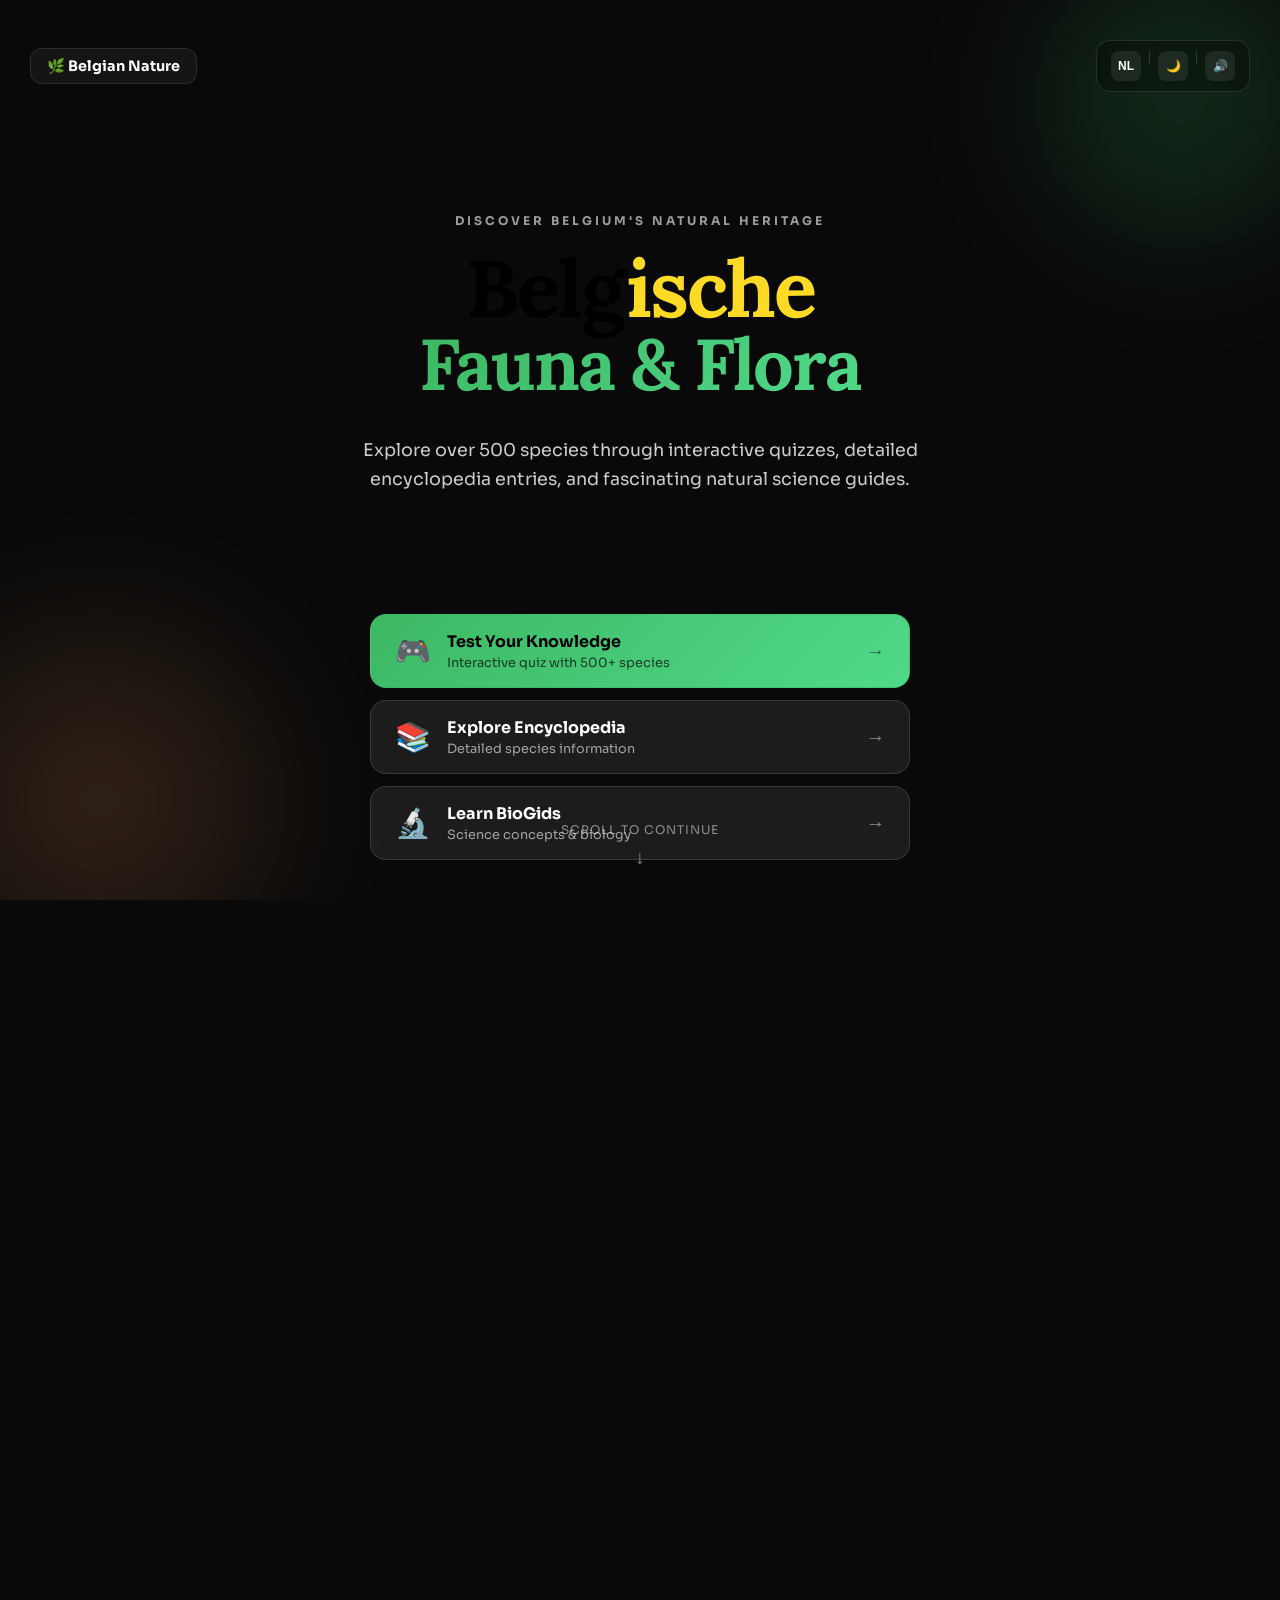
<file: design-proposal-v2.html>
<!DOCTYPE html>
<html lang="nl">
<head>
    <meta charset="UTF-8">
    <meta name="viewport" content="width=device-width, initial-scale=1.0">
    <title>Immersive Design Proposal - Fauna & Flora</title>
    <link rel="preconnect" href="https://fonts.googleapis.com">
    <link rel="preconnect" href="https://fonts.gstatic.com" crossorigin>
    <link href="https://fonts.googleapis.com/css2?family=Lora:wght@400;600;700&family=Sora:wght@300;400;600;700;800&display=swap" rel="stylesheet">
    <style>
        * {
            margin: 0;
            padding: 0;
            box-sizing: border-box;
        }

        html, body {
            width: 100%;
            height: 100%;
            overflow-x: hidden;
        }

        body {
            background: #0a0a0a;
            color: #ffffff;
            font-family: 'Sora', sans-serif;
        }

        .app-wrapper {
            width: 100%;
            min-height: 100vh;
            display: flex;
            flex-direction: column;
        }

        /* ═══════════════════════════════════════════════════════════ */
        /* IMMERSIVE HERO SECTION - Full screen / near full screen */
        /* ═══════════════════════════════════════════════════════════ */
        .hero-immersive {
            width: 100vw;
            height: 100vh;
            position: relative;
            overflow: hidden;
        }

        .hero-background {
            position: absolute;
            inset: 0;
            background: linear-gradient(135deg, #c8e6c9 0%, #e8f5e9 100%);
            background-image: url('https://upload.wikimedia.org/wikipedia/commons/thumb/7/7c/Forest_in_HQ.jpg/1280px-Forest_in_HQ.jpg');
            background-size: cover;
            background-position: center;
            background-attachment: fixed;
        }

        .hero-overlay {
            position: absolute;
            inset: 0;
            background: linear-gradient(
                135deg,
                rgba(0, 0, 0, 0.08) 0%,
                rgba(0, 0, 0, 0.12) 50%,
                rgba(0, 0, 0, 0.15) 100%
            );
        }

        /* Animated blobs in background */
        .blob {
            position: absolute;
            border-radius: 40% 60% 70% 30% / 40% 50% 60% 50%;
            filter: blur(60px);
            opacity: 0.3;
            animation: blobMove 8s ease-in-out infinite;
        }

        .blob-1 {
            width: 400px;
            height: 400px;
            background: radial-gradient(circle, #3db863 0%, transparent 70%);
            top: -100px;
            right: -100px;
            animation-delay: 0s;
        }

        .blob-2 {
            width: 500px;
            height: 500px;
            background: radial-gradient(circle, #c17a4a 0%, transparent 70%);
            bottom: -150px;
            left: -150px;
            animation-delay: 2s;
        }

        @keyframes blobMove {
            0%, 100% { transform: translate(0, 0) rotate(0deg); }
            50% { transform: translate(30px, -30px) rotate(180deg); }
        }

        /* Content overlay - centered, floating */
        .hero-content {
            position: absolute;
            inset: 0;
            display: flex;
            flex-direction: column;
            justify-content: space-between;
            align-items: center;
            padding: 40px 30px;
            z-index: 10;
        }

        /* Top controls - minimal, floating */
        .top-bar {
            display: flex;
            justify-content: space-between;
            align-items: center;
            width: 100%;
            max-width: 100%;
        }

        .logo-badge {
            font-size: 0.9rem;
            font-weight: 700;
            background: rgba(255, 255, 255, 0.05);
            backdrop-filter: blur(10px);
            padding: 8px 16px;
            border-radius: 12px;
            border: 1px solid rgba(255, 255, 255, 0.1);
            opacity: 0;
            animation: fadeInDown 0.8s ease-out 0.2s forwards;
        }

        .controls-floating {
            display: flex;
            gap: 8px;
            background: rgba(0, 0, 0, 0.3);
            backdrop-filter: blur(16px);
            padding: 10px 14px;
            border-radius: 14px;
            border: 1px solid rgba(255, 255, 255, 0.12);
            opacity: 0;
            animation: fadeInDown 0.8s ease-out 0.3s forwards;
        }

        .control-mini-btn {
            width: 30px;
            height: 30px;
            border: none;
            background: rgba(255, 255, 255, 0.08);
            border-radius: 8px;
            color: #fff;
            cursor: pointer;
            font-size: 12px;
            font-weight: 600;
            transition: all 0.3s ease;
            display: flex;
            align-items: center;
            justify-content: center;
        }

        .control-mini-btn:hover {
            background: rgba(61, 184, 99, 0.3);
            transform: scale(1.1);
        }

        .control-divider {
            width: 1px;
            height: 14px;
            background: rgba(255, 255, 255, 0.15);
        }

        /* Main content - centered */
        .hero-main {
            flex: 1;
            display: flex;
            flex-direction: column;
            justify-content: center;
            align-items: center;
            text-align: center;
            max-width: 600px;
        }

        .hero-eyebrow {
            font-size: 0.75rem;
            text-transform: uppercase;
            letter-spacing: 3px;
            color: rgba(255, 255, 255, 0.6);
            margin-bottom: 20px;
            font-weight: 700;
            opacity: 0;
            animation: fadeInUp 0.8s ease-out 0.3s forwards;
        }

        .hero-title-main {
            font-family: 'Lora', serif;
            font-size: 5rem;
            font-weight: 900;
            line-height: 1;
            letter-spacing: -2px;
            margin-bottom: 16px;
            opacity: 0;
            animation: fadeInUp 0.8s ease-out 0.4s forwards;
        }

        .title-word-belgian {
            display: block;
        }

        .title-word-belgian .word-part-1 {
            color: #000;
            font-weight: 900;
        }

        .title-word-belgian .word-part-2 {
            color: #FDDA24;
            font-weight: 900;
        }

        .title-word-main {
            background: linear-gradient(135deg, #3db863 0%, #50d98a 100%);
            -webkit-background-clip: text;
            background-clip: text;
            -webkit-text-fill-color: transparent;
            display: block;
            font-size: 4.5rem;
        }

        .hero-subtitle {
            font-size: 1.1rem;
            color: rgba(255, 255, 255, 0.8);
            margin-top: 20px;
            font-weight: 400;
            line-height: 1.6;
            opacity: 0;
            animation: fadeInUp 0.8s ease-out 0.5s forwards;
        }

        /* Bottom action section - floating cards */
        .hero-actions {
            width: 100%;
            max-width: 540px;
            display: flex;
            flex-direction: column;
            gap: 12px;
            opacity: 0;
            animation: fadeInUp 0.8s ease-out 0.6s forwards;
        }

        .action-card {
            background: rgba(255, 255, 255, 0.08);
            backdrop-filter: blur(20px);
            border: 1px solid rgba(255, 255, 255, 0.12);
            border-radius: 16px;
            padding: 16px 24px;
            cursor: pointer;
            transition: all 0.4s cubic-bezier(0.16, 1, 0.3, 1);
            position: relative;
            overflow: hidden;
            display: flex;
            align-items: center;
            gap: 16px;
        }

        .action-card::before {
            content: '';
            position: absolute;
            inset: 0;
            background: linear-gradient(135deg, rgba(255, 255, 255, 0.1) 0%, transparent 100%);
            opacity: 0;
            transition: opacity 0.4s ease;
        }

        .action-card:hover {
            background: rgba(255, 255, 255, 0.12);
            border-color: rgba(61, 184, 99, 0.4);
            transform: translateY(-4px);
            box-shadow: 0 20px 40px rgba(61, 184, 99, 0.2);
        }

        .action-card:hover::before {
            opacity: 1;
        }

        .action-icon {
            font-size: 1.8rem;
            flex-shrink: 0;
        }

        .action-text {
            flex: 1;
        }

        .action-label {
            font-size: 1rem;
            font-weight: 700;
            display: block;
            margin-bottom: 3px;
        }

        .action-desc {
            font-size: 0.8rem;
            color: rgba(255, 255, 255, 0.6);
            display: block;
        }

        .action-arrow {
            font-size: 1.2rem;
            opacity: 0.5;
            transition: all 0.3s ease;
        }

        .action-card:hover .action-arrow {
            opacity: 1;
            transform: translateX(4px);
        }

        .action-card.primary {
            background: linear-gradient(135deg, #3db863 0%, #50d98a 100%);
            border-color: rgba(61, 184, 99, 0.5);
            color: #000;
        }

        .action-card.primary:hover {
            box-shadow: 0 24px 48px rgba(61, 184, 99, 0.3);
        }

        .action-card.primary .action-label {
            color: #000;
        }

        .action-card.primary .action-desc {
            color: rgba(0, 0, 0, 0.7);
        }

        /* Scroll indicator */
        .scroll-hint {
            position: absolute;
            bottom: 30px;
            left: 50%;
            transform: translateX(-50%);
            display: flex;
            flex-direction: column;
            align-items: center;
            gap: 8px;
            opacity: 0.5;
            animation: bounce 2s infinite;
        }

        .scroll-hint-text {
            font-size: 0.75rem;
            text-transform: uppercase;
            letter-spacing: 1px;
        }

        .scroll-hint-arrow {
            font-size: 1.2rem;
        }

        @keyframes bounce {
            0%, 100% { transform: translateX(-50%) translateY(0); }
            50% { transform: translateX(-50%) translateY(8px); }
        }

        @keyframes fadeInDown {
            from {
                opacity: 0;
                transform: translateY(-20px);
            }
            to {
                opacity: 1;
                transform: translateY(0);
            }
        }

        @keyframes fadeInUp {
            from {
                opacity: 0;
                transform: translateY(20px);
            }
            to {
                opacity: 1;
                transform: translateY(0);
            }
        }

        /* ═══════════════════════════════════════════════════════════ */
        /* BELOW HERO - Secondary content */
        /* ═══════════════════════════════════════════════════════════ */
        .content-below {
            background: linear-gradient(135deg, #0d1810 0%, #0f1610 100%);
            padding: 60px 30px;
            min-height: 100vh;
        }

        .content-container {
            max-width: 650px;
            margin: 0 auto;
        }

        .section-title {
            font-family: 'Lora', serif;
            font-size: 2.5rem;
            font-weight: 800;
            margin-bottom: 40px;
            text-align: center;
        }

        .sotd-feature {
            background: rgba(255, 255, 255, 0.06);
            backdrop-filter: blur(16px);
            border: 1px solid rgba(255, 255, 255, 0.1);
            border-radius: 20px;
            overflow: hidden;
            margin-bottom: 40px;
            transition: all 0.4s ease;
        }

        .sotd-feature:hover {
            background: rgba(255, 255, 255, 0.08);
            border-color: rgba(61, 184, 99, 0.3);
            transform: translateY(-4px);
        }

        .sotd-header {
            background: rgba(61, 184, 99, 0.15);
            padding: 16px 24px;
            border-bottom: 1px solid rgba(61, 184, 99, 0.2);
            font-weight: 700;
        }

        .sotd-body {
            padding: 24px;
            display: flex;
            gap: 20px;
        }

        .sotd-image {
            width: 100px;
            height: 100px;
            border-radius: 12px;
            background: linear-gradient(135deg, #226a38, #3db863);
            flex-shrink: 0;
        }

        .sotd-text h3 {
            font-size: 1.3rem;
            margin-bottom: 6px;
            font-family: 'Lora', serif;
        }

        .sotd-text p {
            font-size: 0.9rem;
            color: rgba(255, 255, 255, 0.7);
            line-height: 1.5;
        }

        .sotd-text em {
            color: #3db863;
            font-style: italic;
            margin-top: 8px;
            display: block;
        }

        @media (max-width: 768px) {
            .hero-title-main {
                font-size: 3rem;
            }

            .title-word-main {
                font-size: 2.5rem;
            }

            .hero-subtitle {
                font-size: 0.95rem;
            }

            .action-card {
                padding: 14px 18px;
            }

            .content-below {
                padding: 40px 20px;
            }
        }
    </style>
</head>
<body>
    <div class="app-wrapper">
        <!-- IMMERSIVE FULL-SCREEN HERO -->
        <section class="hero-immersive">
            <!-- Animated background blobs -->
            <div class="blob blob-1"></div>
            <div class="blob blob-2"></div>

            <!-- Dark overlay -->
            <div class="hero-background"></div>
            <div class="hero-overlay"></div>

            <!-- Content overlay -->
            <div class="hero-content">
                <!-- Top bar -->
                <div class="top-bar">
                    <div class="logo-badge">🌿 Belgian Nature</div>
                    <div class="controls-floating">
                        <button class="control-mini-btn">NL</button>
                        <div class="control-divider"></div>
                        <button class="control-mini-btn">🌙</button>
                        <div class="control-divider"></div>
                        <button class="control-mini-btn">🔊</button>
                    </div>
                </div>

                <!-- Main content -->
                <div class="hero-main">
                    <div class="hero-eyebrow">Discover Belgium's Natural Heritage</div>

                    <h1 class="hero-title-main">
                        <span class="title-word-belgian">
                            <span class="word-part-1">Belg</span><span class="word-part-2">ische</span>
                        </span>
                        <span class="title-word-main">Fauna & Flora</span>
                    </h1>

                    <p class="hero-subtitle">
                        Explore over 500 species through interactive quizzes, detailed encyclopedia entries, and fascinating natural science guides.
                    </p>
                </div>

                <!-- Action cards -->
                <div class="hero-actions">
                    <div class="action-card primary">
                        <div class="action-icon">🎮</div>
                        <div class="action-text">
                            <span class="action-label">Test Your Knowledge</span>
                            <span class="action-desc">Interactive quiz with 500+ species</span>
                        </div>
                        <div class="action-arrow">→</div>
                    </div>

                    <div class="action-card">
                        <div class="action-icon">📚</div>
                        <div class="action-text">
                            <span class="action-label">Explore Encyclopedia</span>
                            <span class="action-desc">Detailed species information</span>
                        </div>
                        <div class="action-arrow">→</div>
                    </div>

                    <div class="action-card">
                        <div class="action-icon">🔬</div>
                        <div class="action-text">
                            <span class="action-label">Learn BioGids</span>
                            <span class="action-desc">Science concepts & biology</span>
                        </div>
                        <div class="action-arrow">→</div>
                    </div>
                </div>

                <!-- Scroll hint -->
                <div class="scroll-hint">
                    <span class="scroll-hint-text">Scroll to continue</span>
                    <span class="scroll-hint-arrow">↓</span>
                </div>
            </div>
        </section>

        <!-- CONTENT BELOW HERO -->
        <section class="content-below">
            <div class="content-container">
                <h2 class="section-title">🌟 Featured Species</h2>

                <div class="sotd-feature">
                    <div class="sotd-header">Today's Featured Species</div>
                    <div class="sotd-body">
                        <div class="sotd-image"></div>
                        <div class="sotd-text">
                            <h3>Zwarte den</h3>
                            <em>Pinus nigra</em>
                            <p>Belgian pine native to European forests, symbolizing resilience in harsh climates and thriving in challenging environments.</p>
                        </div>
                    </div>
                </div>
            </div>
        </section>
    </div>
</body>
</html>
</file>
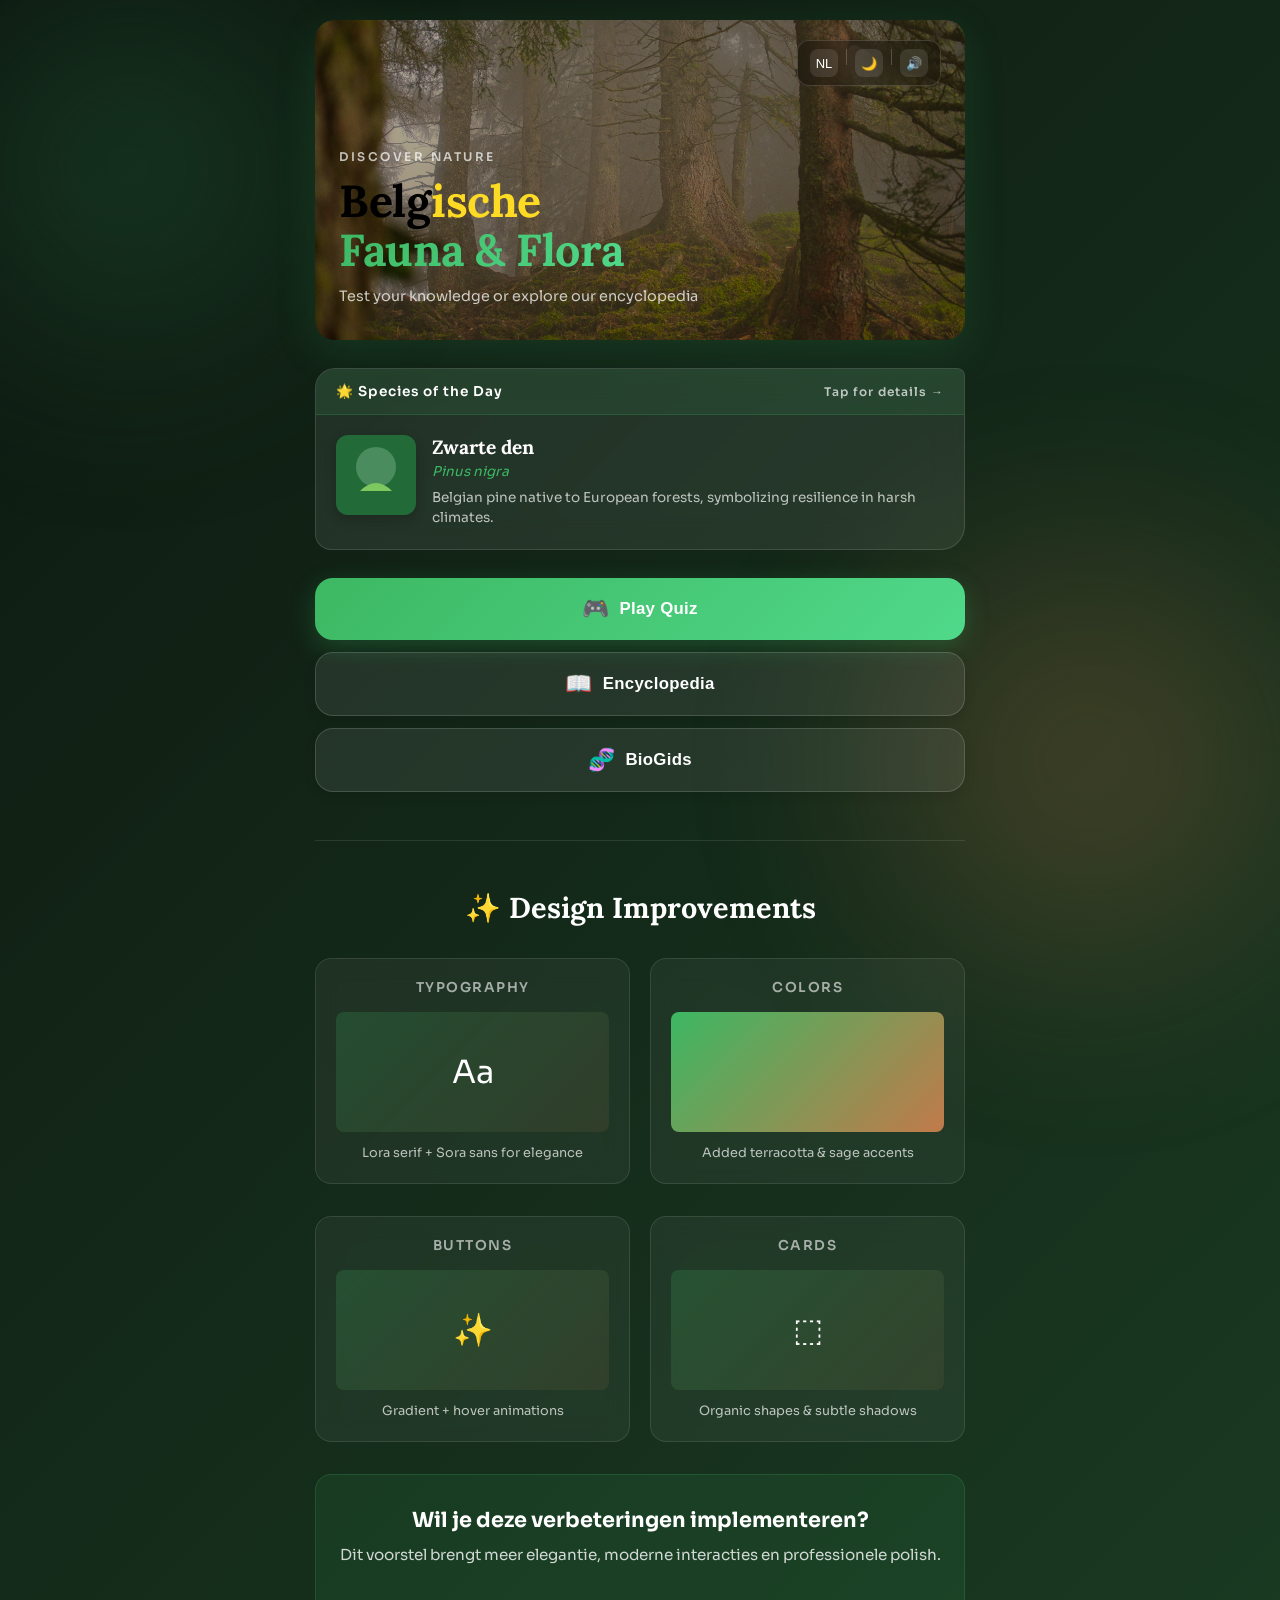
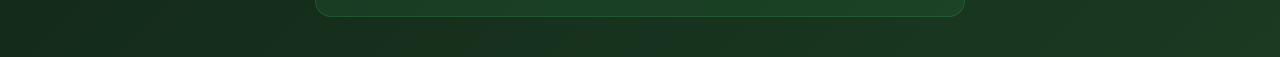
<file: design-proposal.html>
<!DOCTYPE html>
<html lang="nl">
<head>
    <meta charset="UTF-8">
    <meta name="viewport" content="width=device-width, initial-scale=1.0">
    <title>Design Proposal - Fauna & Flora</title>
    <link rel="preconnect" href="https://fonts.googleapis.com">
    <link rel="preconnect" href="https://fonts.gstatic.com" crossorigin>
    <link href="https://fonts.googleapis.com/css2?family=Lora:wght@400;500;600;700&family=Sora:wght@300;400;600;700;800&display=swap" rel="stylesheet">
    <style>
        * {
            margin: 0;
            padding: 0;
            box-sizing: border-box;
        }

        body {
            background: linear-gradient(135deg, #0d1810 0%, #1a3a22 100%);
            color: #ffffff;
            font-family: 'Sora', sans-serif;
            min-height: 100vh;
            display: flex;
            justify-content: center;
            align-items: flex-start;
            padding: 20px 0 40px;
            overflow-x: hidden;
            position: relative;
        }

        /* Animated background elements */
        .bg-shape {
            position: fixed;
            filter: blur(80px);
            z-index: -1;
            opacity: 0.5;
            animation: float 20s infinite ease-in-out;
        }

        .bg-shape-1 {
            width: 40vw; height: 40vw;
            background: radial-gradient(circle, #225a38 0%, transparent 70%);
            top: -10%; left: -10%;
        }

        .bg-shape-2 {
            width: 50vw; height: 50vw;
            background: radial-gradient(circle, #c17a4a 0%, transparent 70%);
            bottom: -20%; right: -10%;
            opacity: 0.3;
        }

        @keyframes float {
            0%, 100% { transform: translate(0, 0); }
            33% { transform: translate(30px, -50px); }
            66% { transform: translate(-20px, 20px); }
        }

        .container {
            width: 90%;
            max-width: 650px;
            position: relative;
            z-index: 10;
        }


        /* Hero section */
        .hero {
            position: relative;
            margin-bottom: 28px;
            animation: fadeInUp 0.8s ease-out 0.2s both;
        }

        @keyframes fadeInUp {
            from {
                opacity: 0;
                transform: translateY(20px);
            }
            to {
                opacity: 1;
                transform: translateY(0);
            }
        }

        .hero-image {
            width: 100%;
            height: 320px;
            background: linear-gradient(135deg, #1a3d22 0%, #0d2b18 50%, #1c4035 100%);
            background-size: cover;
            background-position: center;
            background-image: url('juncala-forest-homepage.jpg');
            border-radius: 20px;
            overflow: hidden;
            position: relative;
            box-shadow: 0 12px 40px rgba(61, 184, 99, 0.15);
        }

        .hero-image::after {
            content: '';
            position: absolute;
            inset: 0;
            background: linear-gradient(135deg, rgba(0, 0, 0, 0.3) 0%, rgba(0, 0, 0, 0.5) 100%);
            z-index: 1;
        }

        .hero-overlay {
            position: absolute;
            inset: 0;
            display: flex;
            flex-direction: column;
            justify-content: space-between;
            padding: 20px 24px 32px 24px;
            z-index: 2;
        }

        .hero-controls {
            display: flex;
            justify-content: flex-end;
            gap: 8px;
            align-items: center;
        }

        .hero-control-group {
            display: flex;
            gap: 8px;
            background: rgba(0, 0, 0, 0.3);
            backdrop-filter: blur(12px);
            padding: 8px 12px;
            border-radius: 12px;
            border: 1px solid rgba(255, 255, 255, 0.15);
        }

        .hero-control-btn {
            width: 28px;
            height: 28px;
            border: none;
            background: rgba(255, 255, 255, 0.1);
            border-radius: 8px;
            color: #ffffff;
            cursor: pointer;
            font-size: 13px;
            transition: all 0.3s ease;
            display: flex;
            align-items: center;
            justify-content: center;
        }

        .hero-control-btn:hover {
            background: rgba(255, 255, 255, 0.2);
            transform: scale(1.05);
        }

        .hero-control-divider {
            width: 1px;
            height: 16px;
            background: rgba(255, 255, 255, 0.2);
        }

        .hero-subtitle {
            font-size: 0.75rem;
            text-transform: uppercase;
            letter-spacing: 2.5px;
            color: rgba(255, 255, 255, 0.7);
            margin-bottom: 12px;
            font-weight: 600;
        }

        .hero-title {
            font-family: 'Lora', serif;
            font-size: 2.8rem;
            font-weight: 700;
            line-height: 1.1;
            margin-bottom: 12px;
            letter-spacing: -0.5px;
        }

        .hero-title-highlight {
            background: linear-gradient(135deg, #3db863 0%, #50d98a 100%);
            -webkit-background-clip: text;
            background-clip: text;
            -webkit-text-fill-color: transparent;
            position: relative;
            display: inline;
        }

        .hero-description {
            font-size: 0.9rem;
            color: rgba(255, 255, 255, 0.75);
            line-height: 1.5;
            font-weight: 400;
        }

        /* SOTD Card */
        .sotd-card {
            background: rgba(255, 255, 255, 0.08);
            backdrop-filter: blur(16px);
            border: 1px solid rgba(255, 255, 255, 0.12);
            border-radius: 20px 8px 24px 16px;
            padding: 0;
            overflow: hidden;
            margin-bottom: 28px;
            animation: fadeInUp 0.8s ease-out 0.4s both;
            transition: all 0.4s cubic-bezier(0.16, 1, 0.3, 1);
            cursor: pointer;
        }

        .sotd-card:hover {
            transform: translateY(-8px);
            backdrop-filter: blur(20px);
            border-color: rgba(61, 184, 99, 0.4);
            box-shadow: 0 24px 48px rgba(61, 184, 99, 0.15);
        }

        .sotd-label {
            padding: 14px 20px;
            background: rgba(61, 184, 99, 0.1);
            border-bottom: 1px solid rgba(61, 184, 99, 0.2);
            font-size: 0.85rem;
            font-weight: 600;
            letter-spacing: 1px;
            display: flex;
            justify-content: space-between;
            align-items: center;
        }

        .sotd-body {
            display: flex;
            gap: 16px;
            padding: 20px;
        }

        .sotd-img {
            width: 80px;
            height: 80px;
            border-radius: 12px;
            object-fit: cover;
            flex-shrink: 0;
            box-shadow: 0 4px 12px rgba(0, 0, 0, 0.2);
        }

        .sotd-info {
            flex: 1;
            display: flex;
            flex-direction: column;
            justify-content: center;
        }

        .sotd-name {
            font-size: 1.2rem;
            font-weight: 700;
            margin-bottom: 4px;
            font-family: 'Lora', serif;
        }

        .sotd-scientific {
            font-size: 0.85rem;
            color: #3db863;
            font-style: italic;
            margin-bottom: 8px;
        }

        .sotd-fact {
            font-size: 0.85rem;
            color: rgba(255, 255, 255, 0.7);
            line-height: 1.5;
        }

        /* Action buttons */
        .action-buttons {
            display: flex;
            flex-direction: column;
            gap: 12px;
            animation: fadeInUp 0.8s ease-out 0.6s both;
        }

        .btn {
            padding: 18px 24px;
            border: none;
            border-radius: 18px;
            font-size: 1.05rem;
            font-weight: 700;
            cursor: pointer;
            transition: all 0.3s cubic-bezier(0.16, 1, 0.3, 1);
            position: relative;
            overflow: hidden;
            display: flex;
            align-items: center;
            justify-content: center;
            gap: 10px;
            letter-spacing: 0.3px;
        }

        .btn::before {
            content: '';
            position: absolute;
            top: 0;
            left: -100%;
            width: 100%;
            height: 100%;
            background: radial-gradient(circle at 20% 50%, rgba(255, 255, 255, 0.3) 0%, transparent 50%);
            transition: left 0.5s ease-out;
            pointer-events: none;
        }

        .btn:hover::before {
            left: 100%;
        }

        .btn-primary {
            background: linear-gradient(135deg, #3db863 0%, #50d98a 100%);
            color: #ffffff;
            box-shadow: 0 8px 24px rgba(61, 184, 99, 0.25);
        }

        .btn-primary:hover {
            transform: translateY(-3px);
            box-shadow: 0 14px 36px rgba(61, 184, 99, 0.35);
        }

        .btn-primary:active {
            transform: translateY(-1px);
        }

        .btn-secondary {
            background: rgba(255, 255, 255, 0.08);
            border: 1px solid rgba(255, 255, 255, 0.15);
            color: #ffffff;
            box-shadow: 0 4px 12px rgba(0, 0, 0, 0.1);
        }

        .btn-secondary:hover {
            background: rgba(255, 255, 255, 0.12);
            border-color: rgba(255, 255, 255, 0.25);
            transform: translateY(-2px);
            box-shadow: 0 8px 20px rgba(0, 0, 0, 0.15);
        }

        .emoji {
            font-size: 1.3em;
        }

        .btn-text {
            font-weight: 600;
        }

        /* Comparison section */
        .comparison {
            margin-top: 48px;
            padding-top: 48px;
            border-top: 1px solid rgba(255, 255, 255, 0.1);
        }

        .comparison h2 {
            text-align: center;
            margin-bottom: 32px;
            font-family: 'Lora', serif;
            font-size: 1.8rem;
        }

        .side-by-side {
            display: grid;
            grid-template-columns: 1fr 1fr;
            gap: 20px;
            margin-bottom: 32px;
        }

        .design-card {
            background: rgba(255, 255, 255, 0.05);
            backdrop-filter: blur(12px);
            border: 1px solid rgba(255, 255, 255, 0.1);
            border-radius: 16px;
            padding: 20px;
            text-align: center;
        }

        .design-label {
            font-size: 0.85rem;
            text-transform: uppercase;
            letter-spacing: 1.5px;
            color: rgba(255, 255, 255, 0.6);
            margin-bottom: 16px;
            font-weight: 600;
        }

        .design-preview {
            width: 100%;
            height: 120px;
            background: linear-gradient(135deg, rgba(61, 184, 99, 0.2) 0%, rgba(193, 122, 74, 0.1) 100%);
            border-radius: 8px;
            display: flex;
            align-items: center;
            justify-content: center;
            font-size: 2rem;
            margin-bottom: 12px;
        }

        .design-desc {
            font-size: 0.8rem;
            color: rgba(255, 255, 255, 0.7);
            line-height: 1.5;
        }

        @media (max-width: 600px) {
            .side-by-side {
                grid-template-columns: 1fr;
            }

            .hero-title {
                font-size: 2rem;
            }

            .btn {
                padding: 16px 20px;
                font-size: 1rem;
            }
        }
    </style>
</head>
<body>
    <div class="bg-shape bg-shape-1"></div>
    <div class="bg-shape bg-shape-2"></div>

    <div class="container">
        <!-- Hero Section -->
        <div class="hero">
            <div class="hero-image">
                <div class="hero-overlay">
                    <div class="hero-controls">
                        <div class="hero-control-group">
                            <button class="hero-control-btn" title="Dutch">NL</button>
                            <div class="hero-control-divider"></div>
                            <button class="hero-control-btn" title="Dark/Light mode">🌙</button>
                            <div class="hero-control-divider"></div>
                            <button class="hero-control-btn" title="Volume">🔊</button>
                        </div>
                    </div>

                    <div>
                        <div class="hero-subtitle">Discover Nature</div>
                        <h1 class="hero-title">
                            <span style="color: #000; font-weight: 900;">Belg</span><span style="color: #FDDA24; font-weight: 900;">ische</span><br>
                            <span class="hero-title-highlight">Fauna & Flora</span>
                        </h1>
                        <p class="hero-description">Test your knowledge or explore our encyclopedia</p>
                    </div>
                </div>
            </div>
        </div>

        <!-- Species of the Day Card -->
        <div class="sotd-card">
            <div class="sotd-label">
                🌟 Species of the Day
                <span style="font-size: 0.75rem; opacity: 0.7;">Tap for details →</span>
            </div>
            <div class="sotd-body">
                <img src="data:image/svg+xml,%3Csvg xmlns='http://www.w3.org/2000/svg' viewBox='0 0 100 100'%3E%3Crect fill='%23226a38' width='100' height='100'/%3E%3Ccircle cx='50' cy='40' r='25' fill='%234a8c5e'/%3E%3Cpath d='M30 70 Q50 50 70 70' fill='%237ec860'/%3E%3C/svg%3E" alt="Pine" class="sotd-img">
                <div class="sotd-info">
                    <div class="sotd-name">Zwarte den</div>
                    <div class="sotd-scientific">Pinus nigra</div>
                    <div class="sotd-fact">Belgian pine native to European forests, symbolizing resilience in harsh climates.</div>
                </div>
            </div>
        </div>

        <!-- Action Buttons -->
        <div class="action-buttons">
            <button class="btn btn-primary">
                <span class="emoji">🎮</span>
                <span class="btn-text">Play Quiz</span>
            </button>
            <button class="btn btn-secondary">
                <span class="emoji">📖</span>
                <span class="btn-text">Encyclopedia</span>
            </button>
            <button class="btn btn-secondary">
                <span class="emoji">🧬</span>
                <span class="btn-text">BioGids</span>
            </button>
        </div>

        <!-- Design Improvements -->
        <div class="comparison">
            <h2>✨ Design Improvements</h2>

            <div class="side-by-side">
                <div class="design-card">
                    <div class="design-label">Typography</div>
                    <div class="design-preview">Aa</div>
                    <div class="design-desc">Lora serif + Sora sans for elegance</div>
                </div>
                <div class="design-card">
                    <div class="design-label">Colors</div>
                    <div class="design-preview" style="background: linear-gradient(135deg, #3db863 0%, #c17a4a 100%);"></div>
                    <div class="design-desc">Added terracotta & sage accents</div>
                </div>
            </div>

            <div class="side-by-side">
                <div class="design-card">
                    <div class="design-label">Buttons</div>
                    <div class="design-preview">✨</div>
                    <div class="design-desc">Gradient + hover animations</div>
                </div>
                <div class="design-card">
                    <div class="design-label">Cards</div>
                    <div class="design-preview">⬚</div>
                    <div class="design-desc">Organic shapes & subtle shadows</div>
                </div>
            </div>

            <div style="text-align: center; padding: 32px 20px; background: rgba(61, 184, 99, 0.1); border-radius: 16px; border: 1px solid rgba(61, 184, 99, 0.2);">
                <h3 style="margin-bottom: 12px; font-size: 1.3rem;">Wil je deze verbeteringen implementeren?</h3>
                <p style="font-size: 0.95rem; color: rgba(255, 255, 255, 0.8); margin-bottom: 20px;">Dit voorstel brengt meer elegantie, moderne interacties en professionele polish.</p>
            </div>
        </div>
    </div>
</body>
</html>
</file>
